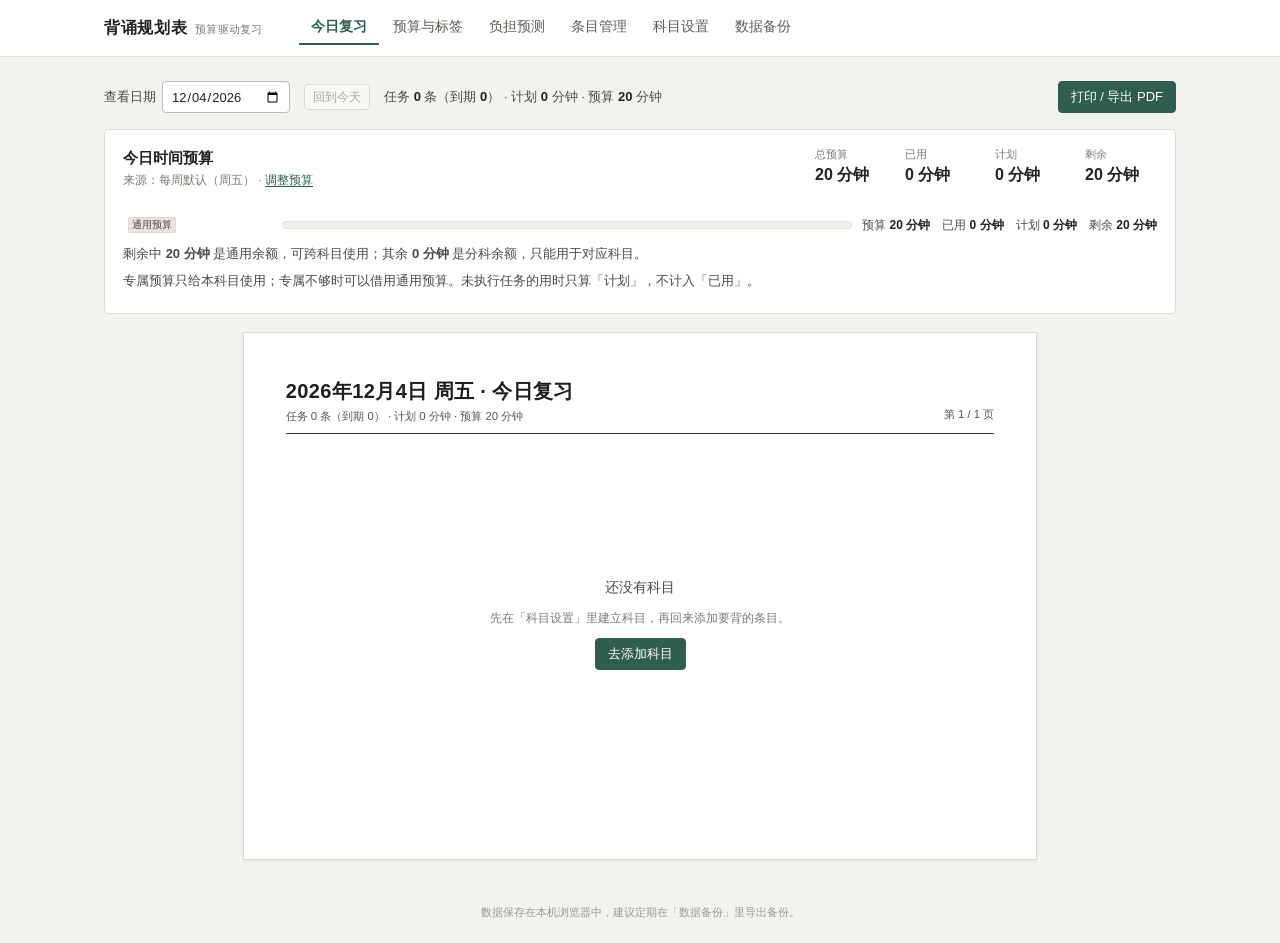
<file: index.html>
<!DOCTYPE html>
<html lang="zh-CN">
<head>
  <meta charset="UTF-8">
  <meta name="viewport" content="width=device-width, initial-scale=1.0">
  <meta name="description" content="按每天可投入的时间预算动态安排背诵与复习的学习计划工具">
  <title>背诵规划表 · 时间预算驱动的复习计划</title>
  <link rel="icon" href="data:image/svg+xml,%3Csvg xmlns='http://www.w3.org/2000/svg' viewBox='0 0 64 64'%3E%3Crect width='64' height='64' rx='12' fill='%232f5d50'/%3E%3Cpath d='M18 21h28M18 32h28M18 43h18' stroke='%23ffffff' stroke-width='4' stroke-linecap='round'/%3E%3C/svg%3E">
  <link rel="stylesheet" href="styles.css">
</head>
<body>
  <div class="app">
    <header class="topbar">
      <div class="topbar-inner">
        <div class="brand">
          <span class="brand-name">背诵规划表</span>
          <span class="brand-desc">预算驱动复习</span>
        </div>
        <nav class="tabs" aria-label="主导航">
          <button class="tab" type="button" data-view="today">今日复习</button>
          <button class="tab" type="button" data-view="budget">预算与标签</button>
          <button class="tab" type="button" data-view="forecast">负担预测</button>
          <button class="tab" type="button" data-view="entries">条目管理</button>
          <button class="tab" type="button" data-view="subjects">科目设置</button>
          <button class="tab" type="button" data-view="data">数据备份</button>
        </nav>
      </div>
    </header>

    <main id="main">
      <section class="view" id="view-today" aria-live="polite"></section>
      <section class="view" id="view-budget" hidden></section>
      <section class="view" id="view-forecast" hidden></section>
      <section class="view" id="view-entries" hidden></section>
      <section class="view" id="view-subjects" hidden></section>
      <section class="view" id="view-data" hidden></section>
    </main>

    <footer class="site-foot">
      <span>数据保存在本机浏览器中，建议定期在「数据备份」里导出备份。</span>
    </footer>
  </div>

  <div id="modal-root"></div>
  <div id="toast" class="toast" hidden role="status"></div>

  <script src="js/core.js"></script>
  <script src="js/review.js"></script>
  <script src="js/duration.js"></script>
  <script src="js/priority.js"></script>
  <script src="js/budget.js"></script>
  <script src="js/scheduler.js"></script>
  <script src="js/forecast.js"></script>
  <script src="js/model.js"></script>
  <script src="app.js"></script>
</body>
</html>
</file>
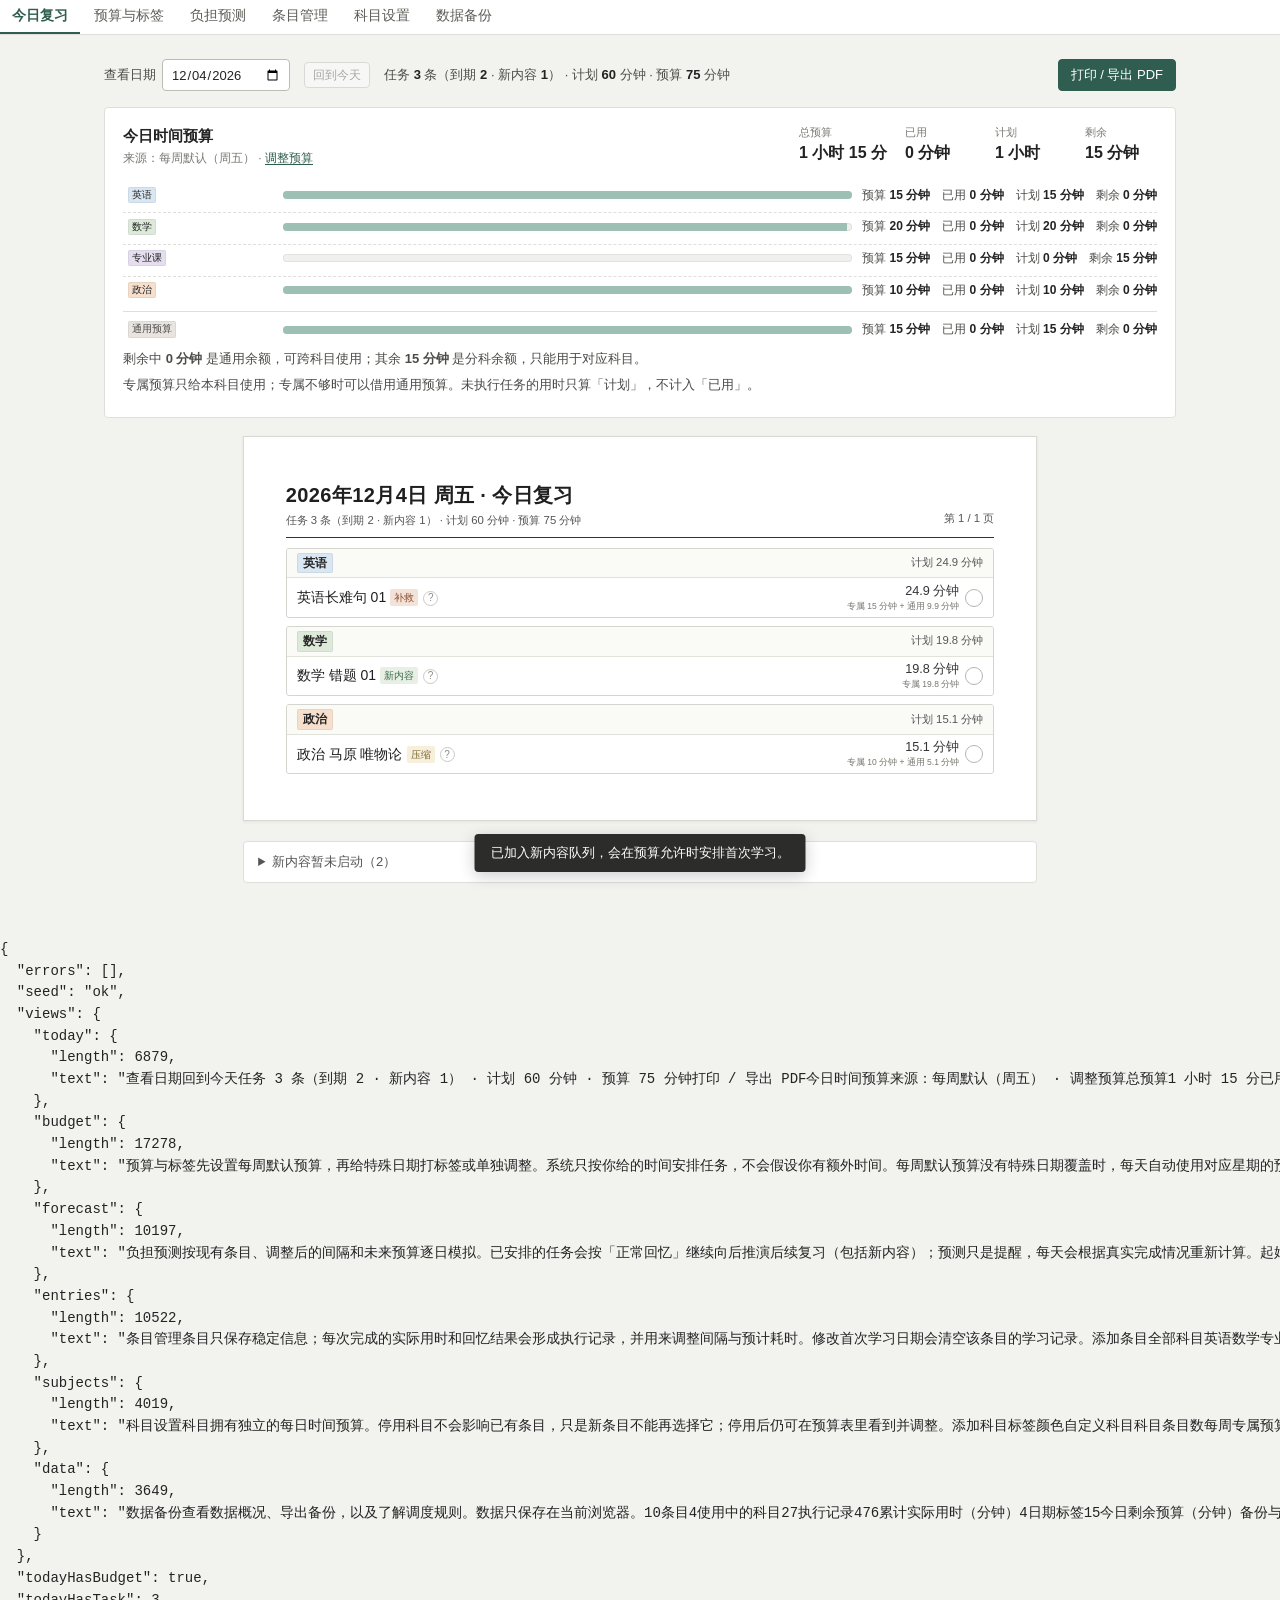
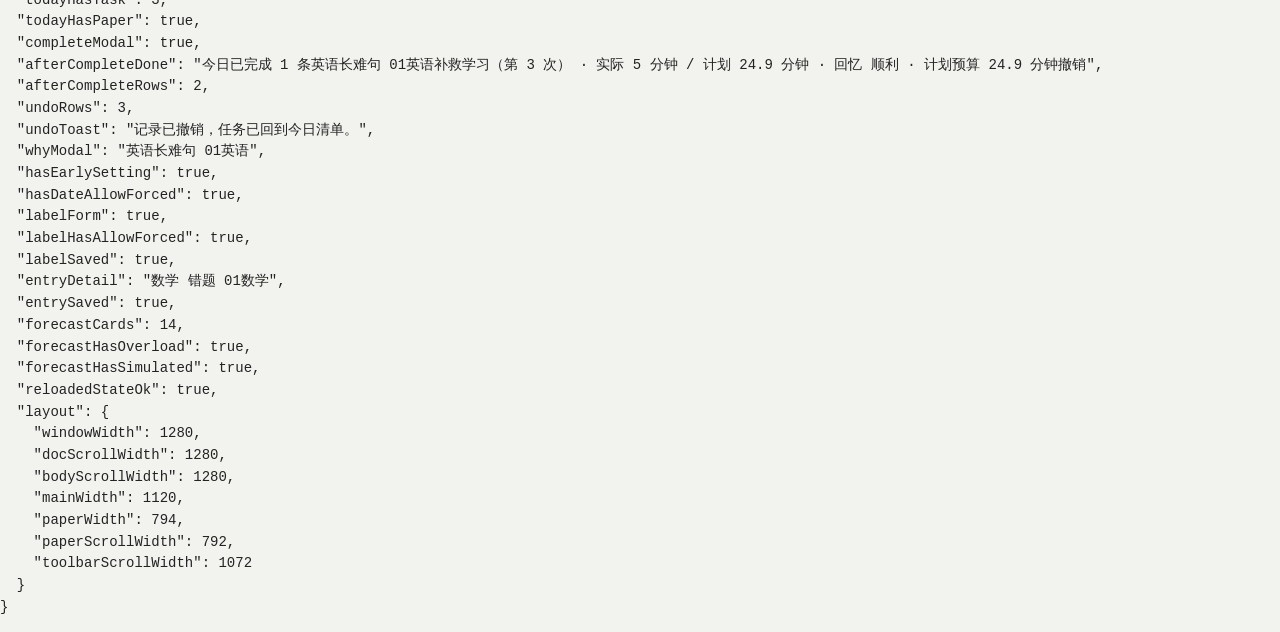
<file: tests/browser-smoke.html>
<!DOCTYPE html>
<html lang="zh-CN">
<head>
  <meta charset="UTF-8">
  <title>浏览器冒烟测试</title>
  <link rel="stylesheet" href="../styles.css">
  <script>
    window.__errors = [];
    window.addEventListener('error', function (event) {
      window.__errors.push(String(event.message) + ' @ ' + String(event.filename) + ':' + String(event.lineno));
    });
    window.addEventListener('unhandledrejection', function (event) {
      window.__errors.push('Promise: ' + String(event.reason));
    });
  </script>
</head>
<body>
  <div class="app">
    <header class="topbar">
      <nav class="tabs">
        <button class="tab" type="button" data-view="today">今日复习</button>
        <button class="tab" type="button" data-view="budget">预算与标签</button>
        <button class="tab" type="button" data-view="forecast">负担预测</button>
        <button class="tab" type="button" data-view="entries">条目管理</button>
        <button class="tab" type="button" data-view="subjects">科目设置</button>
        <button class="tab" type="button" data-view="data">数据备份</button>
      </nav>
    </header>
    <main id="main">
      <section class="view" id="view-today"></section>
      <section class="view" id="view-budget" hidden></section>
      <section class="view" id="view-forecast" hidden></section>
      <section class="view" id="view-entries" hidden></section>
      <section class="view" id="view-subjects" hidden></section>
      <section class="view" id="view-data" hidden></section>
    </main>
  </div>
  <div id="modal-root"></div>
  <div id="toast" class="toast" hidden></div>

  <script src="../js/core.js"></script>
  <script src="../js/review.js"></script>
  <script src="../js/duration.js"></script>
  <script src="../js/priority.js"></script>
  <script src="../js/budget.js"></script>
  <script src="../js/scheduler.js"></script>
  <script src="../js/forecast.js"></script>
  <script src="../js/model.js"></script>
  <script>
    // 尝试写入示例数据，验证 localStorage 在 file:// 下是否可用
    window.__seed = 'skipped';
    try {
      localStorage.removeItem('beisong-plan-v2');
      localStorage.setItem('beisong-plan-v2', JSON.stringify(BS.Model.demoState()));
      window.__seed = 'ok';
    } catch (err) {
      window.__seed = 'failed: ' + err.message;
    }
  </script>
  <script src="../app.js"></script>
  <script>
    (function () {
      const result = { errors: window.__errors, seed: window.__seed, views: {} };
      function recordView(name) {
        const section = document.querySelector('#view-' + name);
        result.views[name] = section ? {
          length: section.innerHTML.length,
          text: section.textContent.replace(/\s+/g, ' ').trim().slice(0, 120),
        } : null;
      }
      setTimeout(function () {
        recordView('today');
        result.todayHasBudget = (document.querySelector('#view-today').textContent || '').indexOf('今日时间预算') >= 0;
        result.todayHasTask = document.querySelectorAll('#view-today .today-row').length;
        result.todayHasPaper = !!document.querySelector('#view-today .paper');

        // 交互：完成第一条任务
        const firstCheck = document.querySelector('#view-today .today-check');
        if (firstCheck) {
          firstCheck.click();
          result.completeModal = !!document.querySelector('#complete-form');
          const completeForm = document.querySelector('#complete-form');
          if (completeForm) {
            completeForm.elements.actualMinutes.value = '5';
            completeForm.elements.recall.value = 'easy';
            completeForm.dispatchEvent(new Event('submit', { bubbles: true, cancelable: true }));
          }
          const donePanel = document.querySelector('.done-panel');
          result.afterCompleteDone = donePanel
            ? donePanel.textContent.replace(/\s+/g, ' ').trim().slice(0, 100)
            : '';
          result.afterCompleteRows = document.querySelectorAll('#view-today .today-row').length;

          // 撤销刚才的完成记录，任务应回到今日清单
          window.confirm = function () {
            return true;
          };
          const undoButton = document.querySelector('.done-panel [data-action="undo-log"]');
          if (undoButton) {
            undoButton.click();
            result.undoRows = document.querySelectorAll('#view-today .today-row').length;
            result.undoToast = (document.querySelector('#toast') || { textContent: '' }).textContent;
          }
        }

        // 交互：查看调度原因
        const whyButton = document.querySelector('#view-today .why-btn');
        if (whyButton) {
          whyButton.click();
          result.whyModal = (document.querySelector('.modal-title') || { textContent: '' }).textContent.trim();
          const close = document.querySelector('.modal [data-close]');
          if (close) close.click();
        }

        ['budget', 'forecast', 'entries', 'subjects', 'data'].forEach(function (name) {
          const tab = document.querySelector('.tab[data-view="' + name + '"]');
          if (tab) tab.click();
          recordView(name);
        });

        // 交互：标签表单
        document.querySelector('.tab[data-view="budget"]').click();
        result.hasEarlySetting = !!document.querySelector('#setting-early-review');
        result.hasDateAllowForced = !!document.querySelector('[data-date-allow-forced]');
        const newLabel = document.querySelector('[data-action="new-label"]');
        if (newLabel) {
          newLabel.click();
          result.labelForm = !!document.querySelector('#label-form');
          const labelForm = document.querySelector('#label-form');
          if (labelForm) {
            result.labelHasAllowForced = !!labelForm.elements.allowForced;
            labelForm.elements.name.value = '冒烟标签';
            labelForm.elements.general.value = '5';
            labelForm.dispatchEvent(new Event('submit', { bubbles: true, cancelable: true }));
            result.labelSaved = BS.Model.load().budgets.labels.some(function (label) {
              return label.name === '冒烟标签';
            });
          }
        }

        // 交互：条目详情
        document.querySelector('.tab[data-view="entries"]').click();
        const detail = document.querySelector('[data-action="entry-detail"]');
        if (detail) {
          detail.click();
          result.entryDetail = (document.querySelector('.modal-title') || { textContent: '' }).textContent.trim();
          const closeDetail = document.querySelector('.modal [data-close]');
          if (closeDetail) closeDetail.click();
        }

        // 交互：添加一个待安排的新内容
        const newEntry = document.querySelector('[data-action="new-entry"]');
        if (newEntry) {
          newEntry.click();
          const entryForm = document.querySelector('#entry-form');
          if (entryForm) {
            entryForm.elements.name.value = '冒烟测试条目';
            entryForm.elements.firstMinutes.value = '10';
            entryForm.elements.queued.checked = true;
            entryForm.dispatchEvent(new Event('submit', { bubbles: true, cancelable: true }));
            result.entrySaved = BS.Model.load().entries.some(function (entry) {
              return entry.name === '冒烟测试条目' && entry.firstDate === null;
            });
          }
        }

        // 交互：预测卡片
        document.querySelector('.tab[data-view="forecast"]').click();
        result.forecastCards = document.querySelectorAll('.day-card').length;
        result.forecastHasOverload = !!document.querySelector('.day-card.is-overload');
        result.forecastHasSimulated = (document.querySelector('#view-forecast').textContent || '').indexOf('模拟后续复习') >= 0;

        // 切回今日并检查已保存的数据能重新读取
        document.querySelector('.tab[data-view="today"]').click();
        result.reloadedStateOk = BS.Model.load().logs.length > 0;

        const paper = document.querySelector('.paper');
        const main = document.querySelector('main');
        result.layout = {
          windowWidth: window.innerWidth,
          docScrollWidth: document.documentElement.scrollWidth,
          bodyScrollWidth: document.body.scrollWidth,
          mainWidth: main ? main.clientWidth : null,
          paperWidth: paper ? paper.offsetWidth : null,
          paperScrollWidth: paper ? paper.scrollWidth : null,
          toolbarScrollWidth: document.querySelector('.toolbar')
            ? document.querySelector('.toolbar').scrollWidth
            : null,
        };

        result.errors = window.__errors.slice();
        const pre = document.createElement('pre');
        pre.id = 'result';
        pre.textContent = JSON.stringify(result, null, 2);
        document.body.appendChild(pre);
        document.title = 'SMOKE ' + (result.errors.length ? 'ERRORS' : 'OK');
      }, 500);
    })();
  </script>
</body>
</html>
</file>
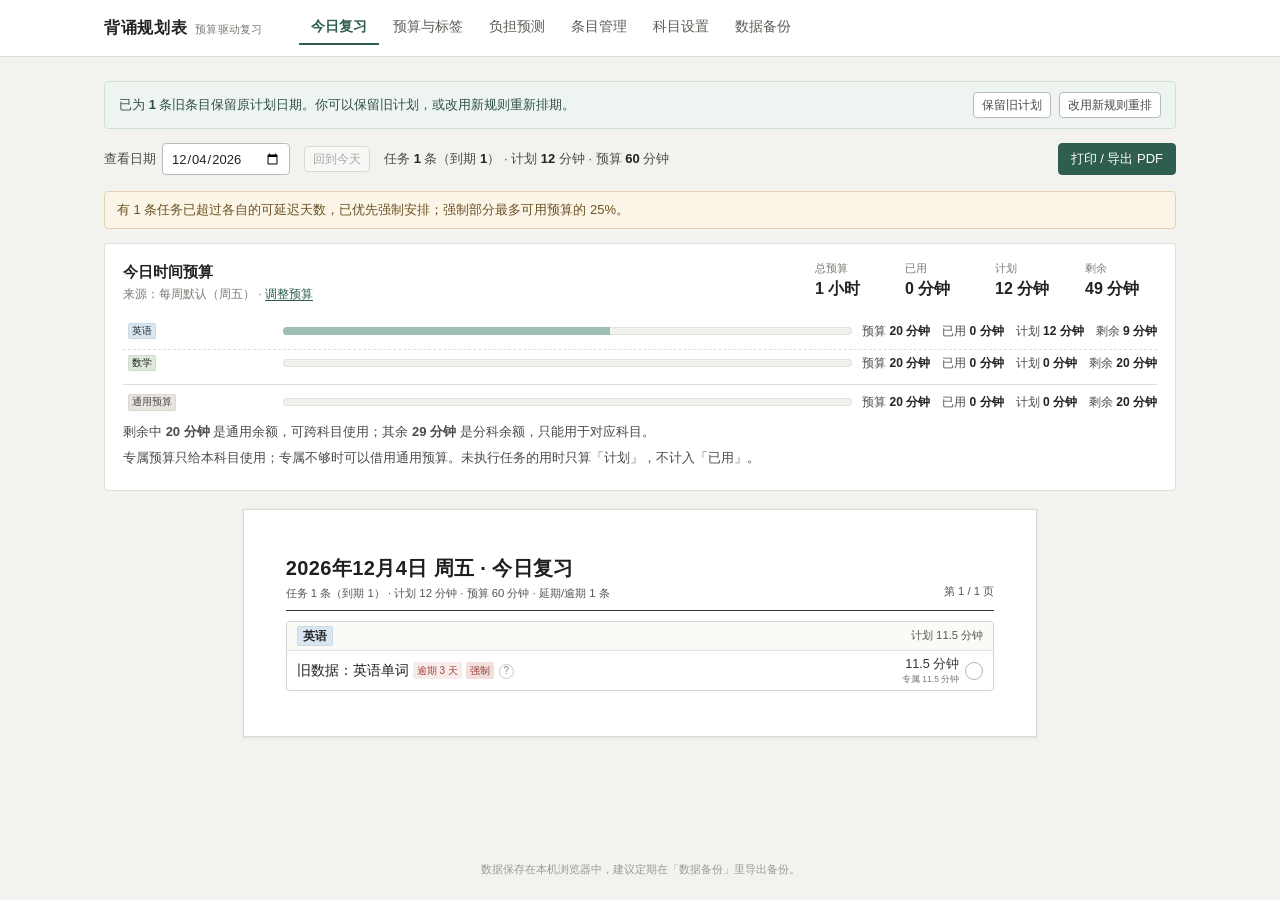
<file: tests/legacy-seed.html>
<!DOCTYPE html>
<html lang="zh-CN">
<head>
  <meta charset="UTF-8">
  <title>v1 迁移冒烟测试</title>
</head>
<body>
  <p>正在写入旧版本数据并跳转…</p>
  <script>
    (function () {
      function pad(n) {
        return String(n).padStart(2, '0');
      }
      function ymd(offset) {
        const d = new Date();
        d.setDate(d.getDate() + offset);
        return d.getFullYear() + '-' + pad(d.getMonth() + 1) + '-' + pad(d.getDate());
      }
      const legacy = {
        version: 1,
        subjects: [
          { id: 's_old_en', name: '英语', color: 1, archived: false },
          { id: 's_old_math', name: '数学', color: 2, archived: false },
        ],
        entries: [
          {
            id: 'old_1',
            name: '旧数据：英语单词',
            subjectId: 's_old_en',
            firstDate: ymd(-4),
            firstMinutes: 20,
            done: { 1: ymd(-4), 2: ymd(-3) },
          },
          {
            id: 'old_2',
            name: '旧数据：预备诵',
            subjectId: 's_old_math',
            firstDate: ymd(2),
            firstMinutes: 15,
            prepared: true,
            done: {},
          },
        ],
        settings: { cols: 3 },
      };
      try {
        localStorage.removeItem('beisong-plan-v2');
        localStorage.setItem('beisong-plan-v1', JSON.stringify(legacy));
        document.body.setAttribute('data-seeded', 'ok');
      } catch (err) {
        document.body.setAttribute('data-seeded', 'failed: ' + err.message);
      }
      location.replace('../index.html');
    })();
  </script>
</body>
</html>
</file>
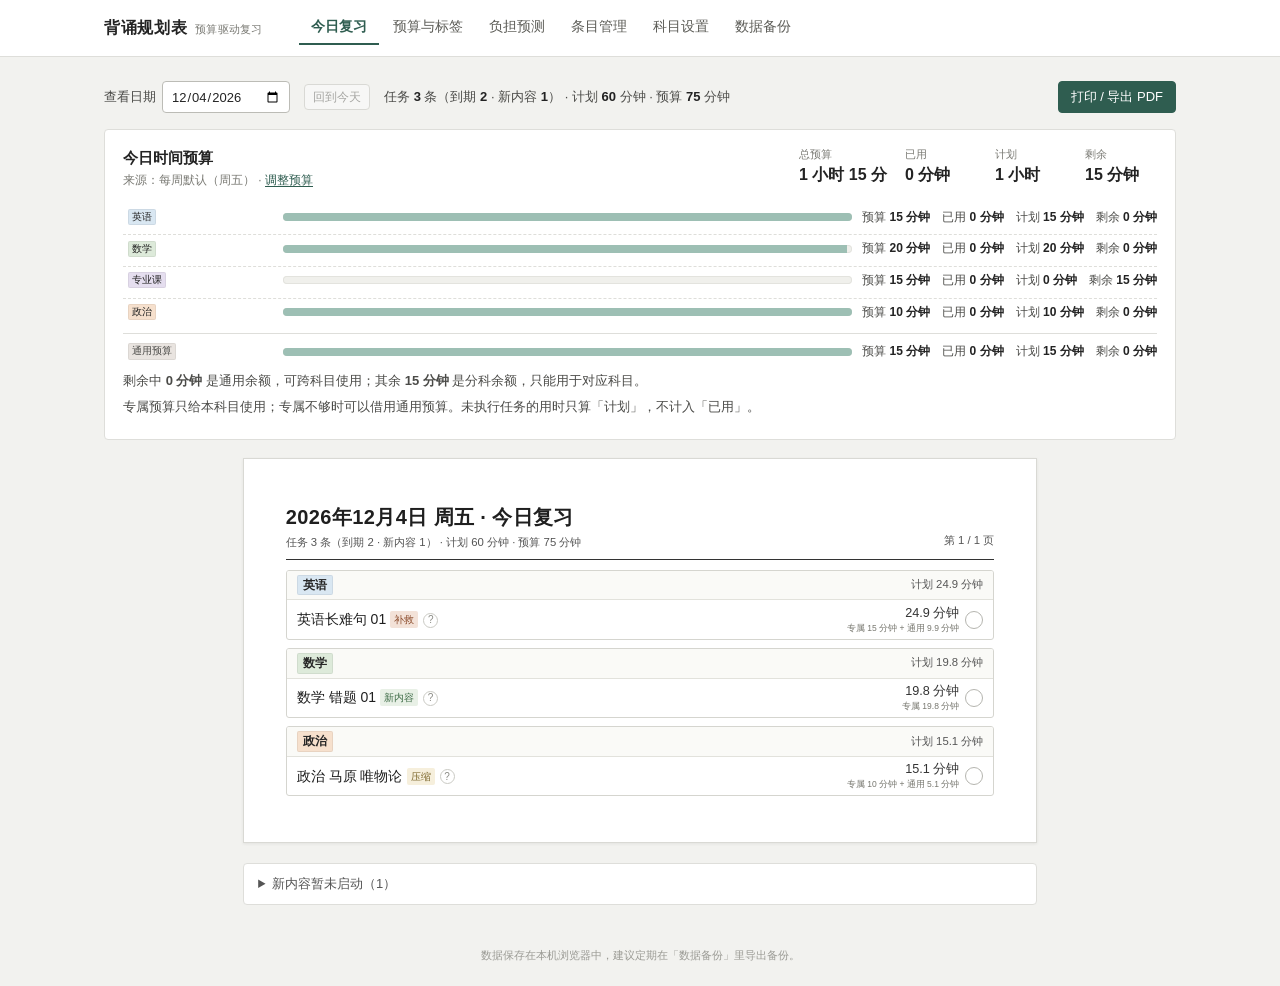
<file: tests/preview.html>
<!DOCTYPE html>
<html lang="zh-CN">
<head>
  <meta charset="UTF-8">
  <title>预览数据准备</title>
</head>
<body>
  <p>正在载入示例数据…</p>
  <script src="../js/core.js"></script>
  <script src="../js/review.js"></script>
  <script src="../js/budget.js"></script>
  <script src="../js/model.js"></script>
  <script>
    (function () {
      try {
        localStorage.setItem('beisong-plan-v2', JSON.stringify(BS.Model.demoState()));
      } catch (err) {
        document.body.setAttribute('data-error', err.message);
      }
      const view = new URLSearchParams(location.search).get('view') || 'today';
      location.replace('../index.html#' + view);
    })();
  </script>
</body>
</html>
</file>
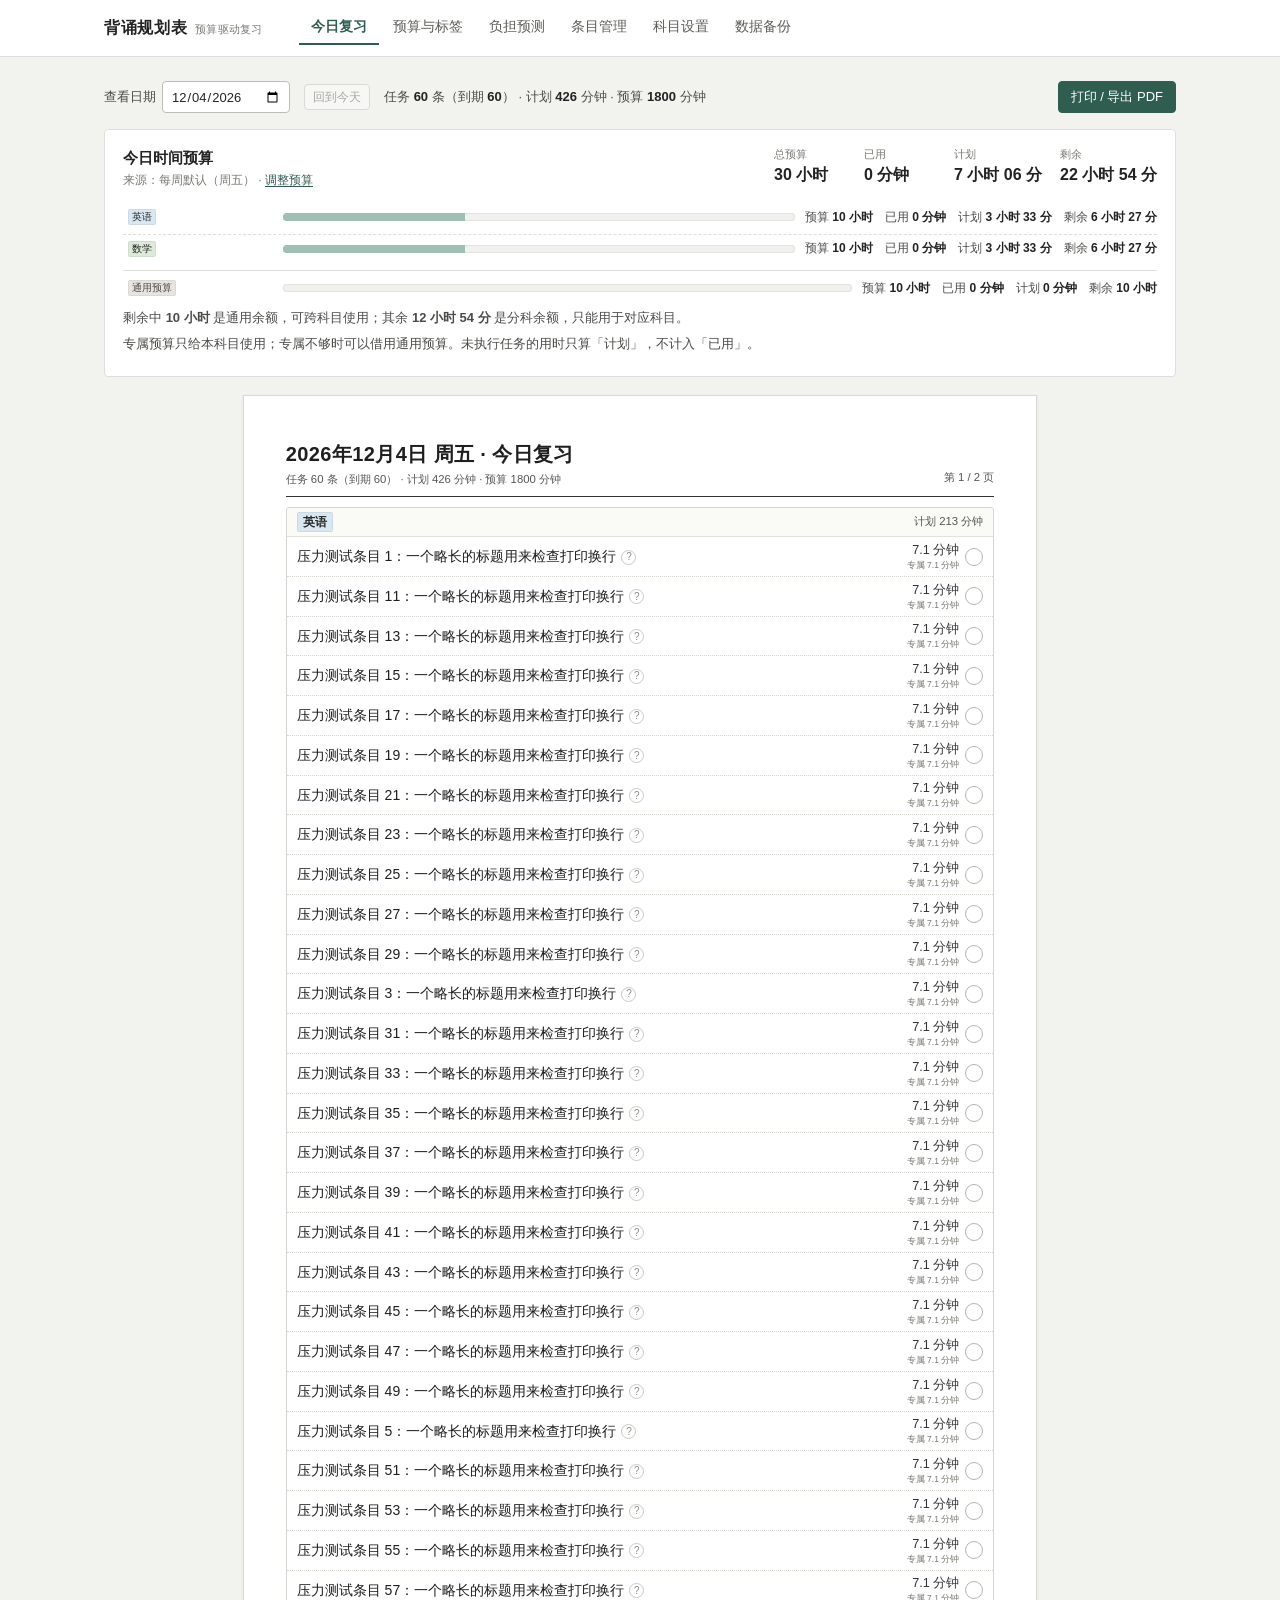
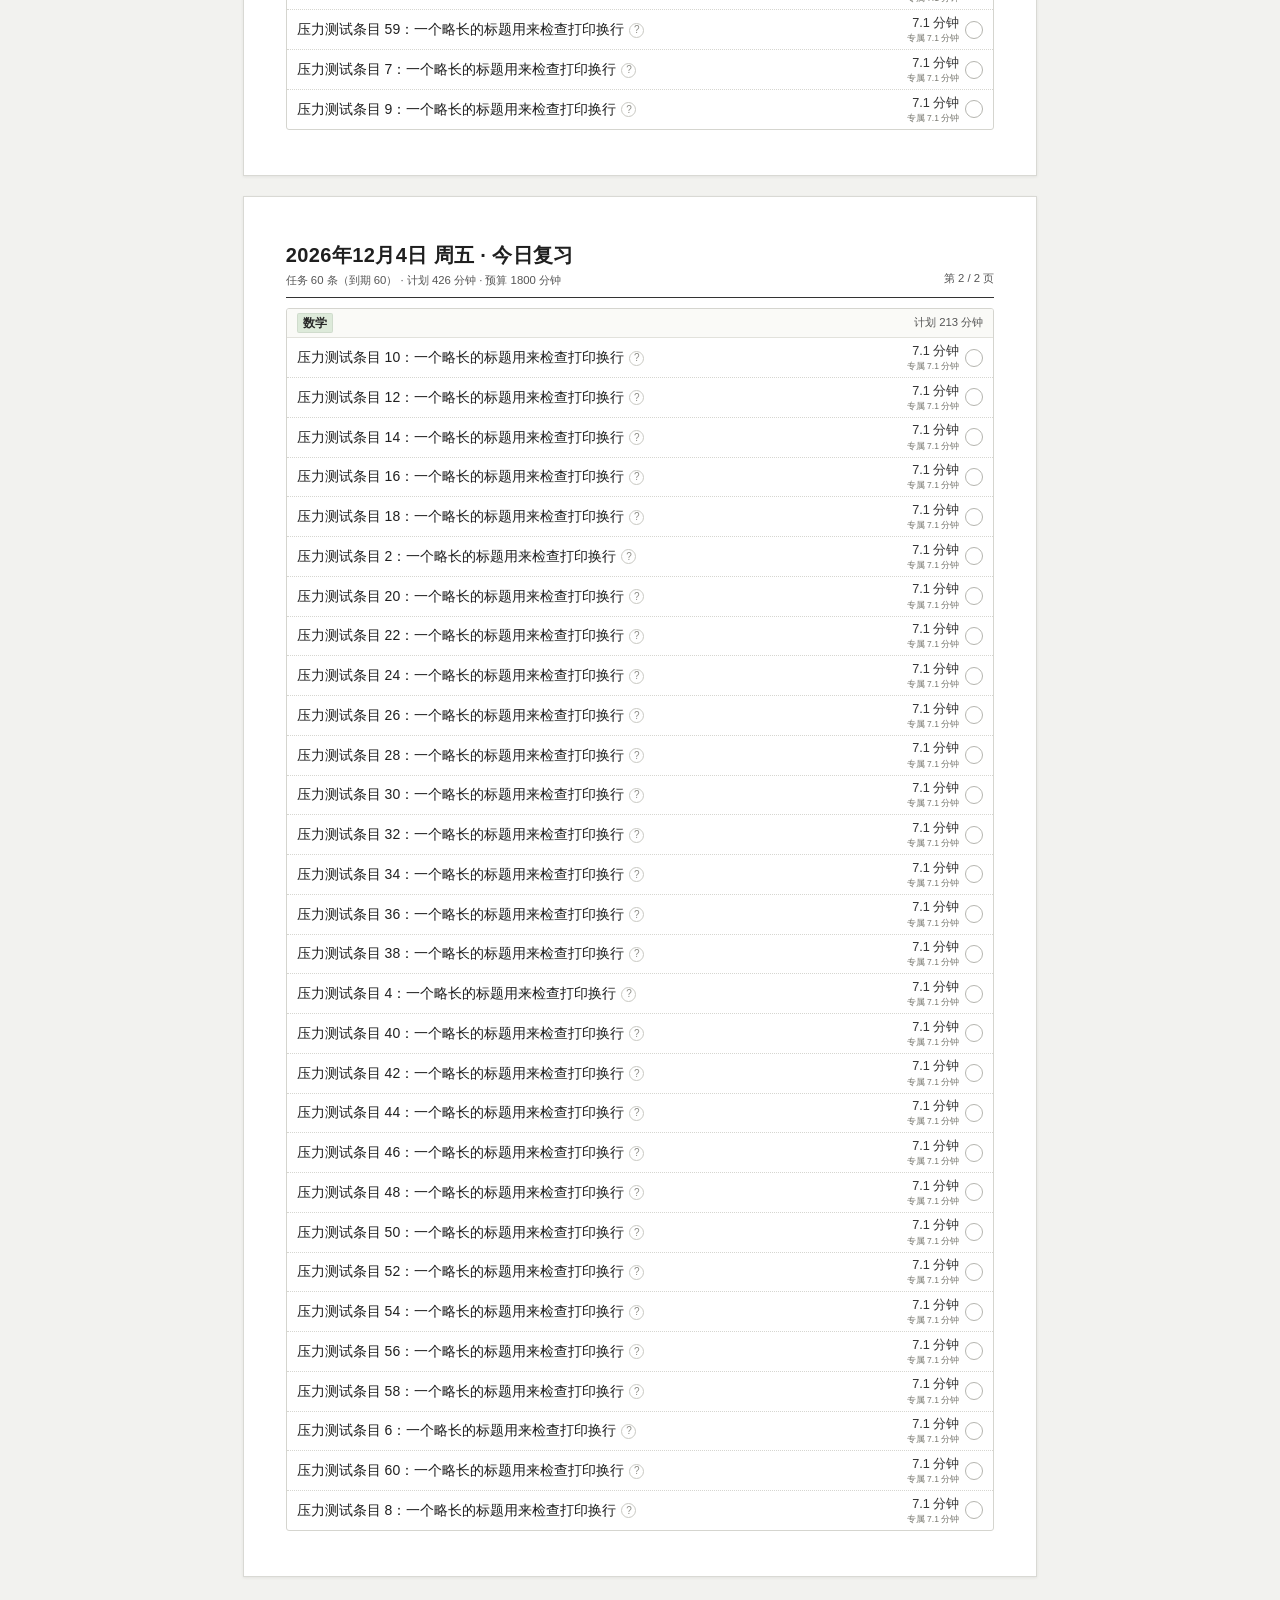
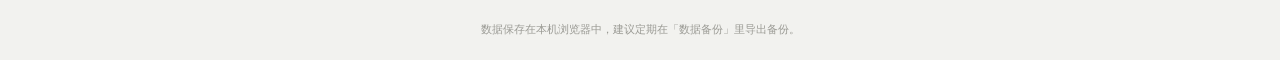
<file: tests/stress.html>
<!DOCTYPE html>
<html lang="zh-CN">
<head>
  <meta charset="UTF-8">
  <title>打印压力测试数据</title>
</head>
<body>
  <p>正在生成 60 条今日任务…</p>
  <script src="../js/core.js"></script>
  <script src="../js/review.js"></script>
  <script src="../js/budget.js"></script>
  <script src="../js/model.js"></script>
  <script>
    (function () {
      const state = BS.Model.defaultState();
      const colors = ['#d9e7f2', '#ddeada'];
      state.subjects = ['英语', '数学'].map(function (name, index) {
        return {
          id: 's' + index,
          name: name,
          color: colors[index],
          archived: false,
          createdAt: BS.Core.nowIso(),
        };
      });
      BS.Budget.WEEKDAY_KEYS.forEach(function (key) {
        state.budgets.weekly[key] = {
          subjects: { s0: 600, s1: 600 },
          general: 600,
        };
      });
      const today = BS.Core.todayStr();
      const yesterday = BS.Core.addDays(today, -1);
      for (let i = 0; i < 60; i++) {
        const subjectId = i % 2 === 0 ? 's0' : 's1';
        const id = 'stress-' + i;
        state.entries.push({
          id: id,
          name: '压力测试条目 ' + (i + 1) + '：一个略长的标题用来检查打印换行',
          subjectId: subjectId,
          importance: 3,
          difficulty: 3,
          firstDate: yesterday,
          firstMinutes: 10,
          prepared: false,
          status: 'active',
          note: '',
          createdAt: BS.Core.nowIso(),
        });
        state.logs.push({
          id: 'log-learn-' + i,
          entryId: id,
          type: 'learn',
          round: 1,
          date: yesterday,
          at: yesterday + 'T12:00:00.000Z',
          plannedMinutes: 10,
          actualMinutes: 10,
          recall: 'normal',
          difficulty: 3,
          needsRelearn: false,
          completed: true,
          note: '',
          dueDate: yesterday,
          scheduledDate: yesterday,
          subjectBudgetMinutes: 0,
          generalBudgetMinutes: 0,
          legacy: false,
          firstDateBefore: yesterday,
        });
      }
      try {
        localStorage.setItem('beisong-plan-v2', JSON.stringify(state));
      } catch (err) {
        document.body.setAttribute('data-error', err.message);
      }
      location.replace('../index.html#today');
    })();
  </script>
</body>
</html>
</file>
<file: styles.css>
/* ---------- 基础与变量 ---------- */
:root {
  --bg: #f2f2ef;
  --panel: #ffffff;
  --ink: #232323;
  --ink-soft: #4b4b48;
  --muted: #7a7a74;
  --line: #dededa;
  --line-strong: #bcbcb6;
  --accent: #2f5d50;
  --accent-hover: #254a40;
  --accent-soft: #e9f0ed;
  --danger: #a3483f;
  --danger-soft: #f8ecea;
  --paper-line: #d6d6d1;
  --radius: 4px;
  --shadow: 0 1px 3px rgba(0, 0, 0, 0.07);
  --font: -apple-system, BlinkMacSystemFont, "Segoe UI", "PingFang SC",
    "Hiragino Sans GB", "Microsoft YaHei", "Noto Sans CJK SC", sans-serif;
}

* {
  box-sizing: border-box;
}

html {
  -webkit-text-size-adjust: 100%;
}

body {
  margin: 0;
  background: var(--bg);
  color: var(--ink);
  font-family: var(--font);
  font-size: 14px;
  line-height: 1.55;
}

button,
input,
select,
textarea {
  font-family: inherit;
}

button {
  cursor: pointer;
}

a {
  color: var(--accent);
}

.app {
  min-height: 100vh;
  display: flex;
  flex-direction: column;
}

main {
  flex: 1;
  width: 100%;
  max-width: 1120px;
  margin: 0 auto;
  padding: 24px;
}

.view[hidden] {
  display: none;
}

/* ---------- 顶栏 ---------- */
.topbar {
  position: sticky;
  top: 0;
  z-index: 30;
  background: var(--panel);
  border-bottom: 1px solid var(--line);
}

.topbar-inner {
  display: flex;
  align-items: center;
  gap: 36px;
  width: 100%;
  max-width: 1120px;
  height: 56px;
  margin: 0 auto;
  padding: 0 24px;
}

.brand {
  display: flex;
  align-items: baseline;
  gap: 8px;
  white-space: nowrap;
}

.brand-name {
  font-size: 16px;
  font-weight: 600;
  letter-spacing: 0.04em;
}

.brand-desc {
  font-size: 11px;
  color: var(--muted);
  letter-spacing: 0.02em;
}

.tabs {
  display: flex;
  gap: 2px;
  overflow-x: auto;
  scrollbar-width: none;
}

.tabs::-webkit-scrollbar {
  display: none;
}

.tab {
  flex: none;
  padding: 7px 12px;
  border: 0;
  border-bottom: 2px solid transparent;
  background: transparent;
  color: #5d5d58;
  font-size: 14px;
  white-space: nowrap;
}

.tab:hover {
  color: var(--ink);
}

.tab.active {
  border-bottom-color: var(--accent);
  color: var(--accent);
  font-weight: 600;
}

/* ---------- 通用控件 ---------- */
.btn {
  display: inline-flex;
  align-items: center;
  justify-content: center;
  gap: 5px;
  min-height: 32px;
  padding: 5px 12px;
  border: 1px solid var(--line-strong);
  border-radius: var(--radius);
  background: #fff;
  color: var(--ink-soft);
  font-size: 13px;
  line-height: 1.4;
  text-decoration: none;
}

.btn:hover {
  background: #f5f5f2;
  color: var(--ink);
}

.btn:disabled {
  cursor: not-allowed;
  opacity: 0.45;
}

.btn-primary {
  border-color: var(--accent);
  background: var(--accent);
  color: #fff;
}

.btn-primary:hover {
  border-color: var(--accent-hover);
  background: var(--accent-hover);
  color: #fff;
}

.btn-danger {
  border-color: #d9b7b2;
  color: var(--danger);
}

.btn-danger:hover {
  border-color: var(--danger);
  background: var(--danger-soft);
  color: var(--danger);
}

.btn-small {
  min-height: 26px;
  padding: 2px 8px;
  font-size: 12px;
}

.btn-link {
  padding: 0;
  border: 0;
  background: none;
  color: var(--accent);
  font-size: inherit;
  text-decoration: underline;
  text-underline-offset: 2px;
}

.icon-btn {
  display: inline-flex;
  align-items: center;
  justify-content: center;
  width: 28px;
  height: 28px;
  padding: 0;
  border: 1px solid transparent;
  border-radius: var(--radius);
  background: transparent;
  color: var(--muted);
  font-size: 18px;
  line-height: 1;
}

.icon-btn:hover {
  border-color: var(--line);
  background: #f5f5f2;
  color: var(--ink);
}

.text-input,
.select-input,
.date-input,
.number-input {
  min-height: 32px;
  padding: 5px 8px;
  border: 1px solid var(--line-strong);
  border-radius: var(--radius);
  background: #fff;
  color: var(--ink);
  font-size: 13px;
}

.text-input:focus,
.select-input:focus,
.date-input:focus,
.number-input:focus,
.btn:focus-visible,
.tab:focus-visible {
  outline: 2px solid rgba(47, 93, 80, 0.35);
  outline-offset: 1px;
  border-color: var(--accent);
}

.muted {
  color: var(--muted);
}

.ta-right {
  text-align: right !important;
}

/* ---------- 视图头部与工具栏 ---------- */
.view-head {
  display: flex;
  flex-wrap: wrap;
  align-items: flex-end;
  justify-content: space-between;
  gap: 12px 20px;
  margin-bottom: 16px;
}

.view-title {
  margin: 0;
  font-size: 20px;
  font-weight: 600;
  letter-spacing: 0.02em;
}

.view-desc {
  max-width: 720px;
  margin: 4px 0 0;
  color: var(--muted);
  font-size: 13px;
}

.toolbar {
  display: flex;
  flex-wrap: wrap;
  align-items: center;
  gap: 10px 14px;
  margin-bottom: 16px;
}

.toolbar .spacer {
  flex: 1;
}

.inline-field {
  display: inline-flex;
  align-items: center;
  gap: 6px;
  color: var(--ink-soft);
  font-size: 13px;
  white-space: nowrap;
}

.stat-line {
  color: var(--ink-soft);
  font-size: 13px;
}

.stat-line strong {
  color: var(--ink);
  font-weight: 600;
  font-variant-numeric: tabular-nums;
}

.stat-line .overdue-strong {
  color: var(--danger);
}

/* ---------- 今日复习纸张 ---------- */
.paper {
  display: flex;
  flex-direction: column;
  width: 210mm;
  min-height: 0;
  margin: 0 auto 20px;
  padding: 12mm 11mm;
  border: 1px solid #d9d9d4;
  background: #fff;
  box-shadow: var(--shadow);
  color: #1f1f1f;
}

.paper-head {
  display: flex;
  align-items: flex-end;
  justify-content: space-between;
  gap: 12px;
  padding-bottom: 7px;
  border-bottom: 1.2px solid #333;
}

.paper-title {
  font-size: 15pt;
  font-weight: 600;
  letter-spacing: 0.02em;
  line-height: 1.3;
}

.paper-sub {
  margin-top: 4px;
  color: #555;
  font-size: 8.5pt;
  font-variant-numeric: tabular-nums;
}

.paper-page {
  flex: none;
  padding-bottom: 2px;
  color: #555;
  font-size: 8.5pt;
  white-space: nowrap;
}

.paper-body {
  display: flex;
  flex: 1;
  flex-direction: column;
  gap: 8px;
  margin-top: 10px;
}

/* 一个科目组：带边框，组头标注科目和建议用时合计 */
.subject-group {
  overflow: hidden;
  border: 1px solid #d5d5cf;
  border-radius: 3px;
  break-inside: avoid;
}

.subject-group-head {
  display: flex;
  align-items: center;
  justify-content: space-between;
  gap: 10px;
  padding: 4px 10px;
  border-bottom: 1px solid #e2e2dc;
  background: #fafaf7;
  font-size: 9pt;
  line-height: 1.4;
}

.subject-group-name {
  display: flex;
  align-items: center;
  min-width: 0;
  overflow-wrap: anywhere;
}

.subject-group-tag {
  display: inline-block;
  padding: 0 6px;
  border-radius: 2px;
  box-shadow: inset 0 0 0 1px rgba(0, 0, 0, 0.06);
  font-size: 9pt;
  font-weight: 600;
  line-height: 1.7;
  white-space: nowrap;
  -webkit-print-color-adjust: exact;
  print-color-adjust: exact;
}

.group-cont {
  margin-left: 4px;
  color: #8a8a84;
  font-size: 8pt;
  font-weight: 400;
}

.subject-group-time {
  flex: none;
  color: #555;
  font-size: 8.5pt;
  font-variant-numeric: tabular-nums;
  white-space: nowrap;
}

.today-row {
  display: grid;
  grid-template-columns: minmax(0, 1fr) auto 18px;
  align-items: center;
  gap: 6px;
  padding: 4.6px 10px;
  border-bottom: 1px dotted var(--paper-line);
  font-size: 10.5pt;
  line-height: 1.35;
  break-inside: avoid;
}

.subject-group-rows .today-row:last-child {
  border-bottom: 0;
}

.today-row:hover {
  background: #fcfcfa;
}

.today-name {
  display: -webkit-box;
  overflow: hidden;
  min-width: 0;
  -webkit-box-orient: vertical;
  -webkit-line-clamp: 2;
  overflow-wrap: anywhere;
}

.name-text {
  font-weight: 400;
}

.subject-tag {
  display: inline-block;
  margin-left: 5px;
  padding: 0 4px;
  border-radius: 2px;
  box-shadow: inset 0 0 0 1px rgba(0, 0, 0, 0.06);
  font-size: 9.5px;
  font-weight: 400;
  line-height: 1.7;
  vertical-align: 1px;
  white-space: nowrap;
  -webkit-print-color-adjust: exact;
  print-color-adjust: exact;
}

.overdue-tag {
  display: inline-block;
  margin-left: 4px;
  color: var(--danger);
  font-size: 9.5px;
  white-space: nowrap;
}

.today-minutes {
  color: #333;
  font-size: 9.5pt;
  font-variant-numeric: tabular-nums;
  text-align: right;
  white-space: nowrap;
}

.today-check {
  display: flex;
  align-items: center;
  justify-content: center;
  width: 18px;
  height: 18px;
  padding: 0;
  border: 1.2px solid #b5b5af;
  border-radius: 50%;
  background: #fff;
  color: transparent;
  font-size: 11px;
  line-height: 1;
}

.today-check:hover {
  border-color: var(--accent);
  background: var(--accent-soft);
  color: var(--accent);
}

.today-check:disabled {
  cursor: not-allowed;
  opacity: 0.4;
}

.paper-empty {
  display: flex;
  flex: 1;
  flex-direction: column;
  align-items: center;
  justify-content: center;
  gap: 10px;
  min-height: 380px;
  padding: 40px 16px;
  color: var(--muted);
  text-align: center;
}

.paper-empty-title {
  color: var(--ink-soft);
  font-size: 14px;
}

.paper-empty-desc {
  max-width: 360px;
  font-size: 12px;
}

.paper-foot {
  margin-top: auto;
  padding-top: 8px;
  border-top: 1px solid #e2e2de;
  color: #8a8a84;
  font-size: 7.5pt;
  text-align: center;
}

/* ---------- 已完成区 ---------- */
.done-panel {
  width: 210mm;
  margin: 0 auto 32px;
  padding: 10px 14px;
  border: 1px solid var(--line);
  border-radius: var(--radius);
  background: #fff;
  font-size: 13px;
}

.done-panel summary {
  color: #555;
  cursor: pointer;
}

.done-panel summary:hover {
  color: var(--ink);
}

.done-list {
  margin: 8px 0 0;
  padding: 0;
  list-style: none;
}

.done-list li {
  display: flex;
  flex-wrap: wrap;
  align-items: center;
  gap: 6px 10px;
  padding: 7px 0;
  border-top: 1px dashed var(--line);
}

.done-list li:first-child {
  border-top: 0;
}

.done-list .done-meta {
  color: var(--muted);
  font-size: 12px;
}

.done-list .done-name {
  min-width: 0;
  overflow-wrap: anywhere;
}

/* ---------- 数据表格 ---------- */
.panel {
  margin-bottom: 18px;
  padding: 18px;
  border: 1px solid var(--line);
  border-radius: var(--radius);
  background: #fff;
}

.panel h2 {
  margin: 0 0 10px;
  font-size: 15px;
  font-weight: 600;
}

.panel p {
  margin: 6px 0;
  color: var(--ink-soft);
  font-size: 13px;
}

.table-wrap {
  overflow-x: auto;
  border: 1px solid var(--line);
  border-radius: var(--radius);
  background: #fff;
}

.data-table {
  width: 100%;
  border-collapse: collapse;
  font-size: 13px;
}

.data-table th {
  padding: 9px 12px;
  border-bottom: 1px solid var(--line);
  background: #fafaf7;
  color: #5c5c57;
  font-size: 12px;
  font-weight: 600;
  text-align: left;
  white-space: nowrap;
}

.data-table td {
  padding: 9px 12px;
  border-bottom: 1px solid #ededE9;
  vertical-align: middle;
}

.data-table tbody tr:last-child td {
  border-bottom: 0;
}

.data-table tbody tr:hover {
  background: #fcfcfa;
}

.data-table .cell-actions {
  display: flex;
  flex-wrap: wrap;
  justify-content: flex-end;
  gap: 4px;
}

.data-table .cell-name {
  min-width: 180px;
  overflow-wrap: anywhere;
}

.link-btn {
  padding: 0;
  border: 0;
  background: none;
  color: var(--ink);
  font-size: inherit;
  text-align: left;
  overflow-wrap: anywhere;
}

.link-btn:hover {
  color: var(--accent);
  text-decoration: underline;
  text-underline-offset: 2px;
}

.table-topline {
  display: flex;
  flex-wrap: wrap;
  align-items: center;
  gap: 8px 12px;
  margin-bottom: 10px;
}

.table-count {
  color: var(--muted);
  font-size: 12px;
}

/* ---------- 空状态 ---------- */
.empty-state {
  display: flex;
  flex-direction: column;
  align-items: center;
  gap: 10px;
  padding: 54px 20px;
  border: 1px dashed var(--line-strong);
  border-radius: var(--radius);
  background: #fff;
  color: var(--muted);
  text-align: center;
}

.empty-state-title {
  color: var(--ink-soft);
  font-size: 15px;
  font-weight: 600;
}

.empty-state-desc {
  max-width: 460px;
  font-size: 13px;
}

/* ---------- 科目设置 ---------- */
.subject-create {
  display: flex;
  flex-wrap: wrap;
  align-items: center;
  gap: 12px 16px;
  margin-bottom: 18px;
  padding: 16px;
  border: 1px solid var(--line);
  border-radius: var(--radius);
  background: #fff;
}

.subject-create .create-row {
  display: flex;
  flex-wrap: wrap;
  align-items: center;
  gap: 8px;
}

.subject-create .text-input {
  width: 220px;
}

.color-picker {
  display: flex;
  flex-wrap: wrap;
  align-items: center;
  gap: 6px;
}

.color-picker-label {
  margin-right: 2px;
  color: var(--muted);
  font-size: 12px;
}

.preset-colors {
  display: inline-flex;
  flex-wrap: wrap;
  gap: 5px;
}

.color-choice {
  width: 22px;
  height: 22px;
  padding: 0;
  border: 1px solid #c9c9c3;
  border-radius: 3px;
  cursor: pointer;
}

.color-choice:hover {
  border-color: #8d8d88;
}

.color-choice.selected {
  outline: 2px solid var(--accent);
  outline-offset: 1px;
}

.custom-color {
  display: inline-flex;
  align-items: center;
  gap: 4px;
  color: var(--muted);
  font-size: 12px;
  white-space: nowrap;
  cursor: pointer;
}

.custom-color:hover {
  color: var(--ink-soft);
}

.custom-color input[type="color"] {
  width: 26px;
  height: 24px;
  padding: 1px;
  border: 1px solid #c9c9c3;
  border-radius: 3px;
  background: #fff;
  cursor: pointer;
}

.color-preview {
  margin-left: 2px;
}

.color-dot {
  display: inline-block;
  width: 10px;
  height: 10px;
  margin-right: 7px;
  border: 1px solid rgba(0, 0, 0, 0.3);
  border-radius: 50%;
  vertical-align: 0;
}

.subject-archived td {
  color: #9a9a94;
}

.subject-archived .color-dot {
  opacity: 0.45;
}

.status-pill {
  display: inline-block;
  padding: 0 6px;
  border: 1px solid var(--line);
  border-radius: 10px;
  color: var(--muted);
  font-size: 11px;
  line-height: 1.7;
}

/* ---------- 数据页 ---------- */
.stat-cards {
  display: grid;
  grid-template-columns: repeat(auto-fit, minmax(150px, 1fr));
  gap: 12px;
  margin-bottom: 18px;
}

.stat-card {
  padding: 14px 16px;
  border: 1px solid var(--line);
  border-radius: var(--radius);
  background: #fff;
}

.stat-num {
  font-size: 24px;
  font-weight: 600;
  line-height: 1.2;
  font-variant-numeric: tabular-nums;
}

.stat-label {
  margin-top: 2px;
  color: var(--muted);
  font-size: 12px;
}

.btn-row {
  display: flex;
  flex-wrap: wrap;
  gap: 8px;
  margin-top: 12px;
}

.rule-table {
  width: 100%;
  margin-top: 10px;
  border-collapse: collapse;
  font-size: 13px;
}

.rule-table th,
.rule-table td {
  padding: 7px 10px;
  border-bottom: 1px solid #ededE9;
  text-align: left;
}

.rule-table th {
  color: #5c5c57;
  font-size: 12px;
  font-weight: 600;
}

.rule-table td {
  font-variant-numeric: tabular-nums;
}

.danger-zone {
  border-color: #e2c8c4;
}

.danger-zone h2 {
  color: var(--danger);
}

.formula {
  padding: 2px 5px;
  border: 1px solid var(--line);
  border-radius: 3px;
  background: #f7f7f4;
  font-family: "Consolas", "SFMono-Regular", monospace;
  font-size: 12.5px;
}

/* ---------- 弹窗 ---------- */
.modal-backdrop {
  position: fixed;
  inset: 0;
  z-index: 100;
  display: flex;
  align-items: flex-start;
  justify-content: center;
  overflow-y: auto;
  padding: 6vh 16px 24px;
  background: rgba(35, 35, 35, 0.4);
}

.modal {
  width: 100%;
  max-width: 470px;
  margin: 0 auto;
  border-radius: 6px;
  background: #fff;
  box-shadow: 0 10px 32px rgba(0, 0, 0, 0.18);
}

.modal-wide {
  max-width: 760px;
}

.modal-head {
  display: flex;
  align-items: flex-start;
  justify-content: space-between;
  gap: 12px;
  padding: 14px 18px;
  border-bottom: 1px solid var(--line);
}

.modal-title {
  margin: 0;
  font-size: 15px;
  font-weight: 600;
}

.modal-subtitle {
  margin-top: 3px;
  color: var(--muted);
  font-size: 12px;
}

.modal-body {
  padding: 18px;
}

.modal-foot {
  display: flex;
  flex-wrap: wrap;
  align-items: center;
  justify-content: flex-end;
  gap: 8px;
  padding: 12px 18px;
  border-top: 1px solid var(--line);
}

.modal-foot .foot-left {
  margin-right: auto;
}

.field {
  margin-bottom: 14px;
}

.field:last-child {
  margin-bottom: 0;
}

.field > label,
.field-label {
  display: block;
  margin-bottom: 5px;
  color: var(--ink-soft);
  font-size: 13px;
}

.field input,
.field select {
  width: 100%;
}

.field .hint {
  margin: 4px 0 0;
  color: var(--muted);
  font-size: 12px;
}

.checkbox-line {
  display: flex;
  align-items: flex-start;
  gap: 7px;
  color: var(--ink-soft);
  font-size: 13px;
  line-height: 1.5;
  cursor: pointer;
}

.checkbox-line input[type="checkbox"] {
  flex: none;
  width: 15px;
  height: 15px;
  margin: 2px 0 0;
  accent-color: var(--accent);
}

.form-error {
  margin: 10px 0 0;
  color: var(--danger);
  font-size: 12.5px;
}

.form-error[hidden] {
  display: none;
}

.modal-actions-inline {
  display: flex;
  flex-wrap: wrap;
  gap: 6px;
}

/* 详情弹窗 */
.detail-meta {
  display: flex;
  flex-wrap: wrap;
  gap: 6px 18px;
  margin-bottom: 14px;
  padding: 10px 12px;
  border: 1px solid var(--line);
  border-radius: var(--radius);
  background: #fafaf7;
  color: var(--ink-soft);
  font-size: 13px;
}

.detail-meta strong {
  color: var(--ink);
  font-weight: 600;
}

.detail-table {
  width: 100%;
  border-collapse: collapse;
  font-size: 13px;
}

.detail-table th,
.detail-table td {
  padding: 7px 8px;
  border-bottom: 1px solid #ededE9;
  text-align: left;
  white-space: nowrap;
}

.detail-table th {
  color: #5c5c57;
  font-size: 12px;
  font-weight: 600;
}

.detail-table td:first-child {
  font-variant-numeric: tabular-nums;
}

.detail-table .detail-actions {
  text-align: right;
}

.detail-table .is-done td {
  color: #8d8d88;
}

.detail-table .is-overdue td:first-child {
  color: var(--danger);
  font-weight: 600;
}

.detail-note {
  margin-top: 12px;
  color: var(--muted);
  font-size: 12px;
}

.detail-scroll {
  max-height: 60vh;
  overflow: auto;
  border: 1px solid var(--line);
  border-radius: var(--radius);
}

.detail-scroll .detail-table th {
  position: sticky;
  top: 0;
  background: #fafaf7;
}

/* ---------- 提示 ---------- */
.toast {
  position: fixed;
  left: 50%;
  bottom: 28px;
  z-index: 200;
  max-width: min(90vw, 520px);
  padding: 9px 16px;
  border-radius: 4px;
  background: #2c2c2a;
  box-shadow: 0 4px 16px rgba(0, 0, 0, 0.2);
  color: #fff;
  font-size: 13px;
  text-align: center;
  transform: translateX(-50%);
}

.toast[hidden] {
  display: none;
}

/* ---------- 页脚 ---------- */
.site-foot {
  width: 100%;
  max-width: 1120px;
  margin: 0 auto;
  padding: 0 24px 22px;
  color: #9a9a94;
  font-size: 11px;
  text-align: center;
}

/* ---------- 迁移提示与调度提示 ---------- */
.notice-banner {
  display: flex;
  flex-wrap: wrap;
  align-items: center;
  justify-content: space-between;
  gap: 10px 14px;
  margin-bottom: 14px;
  padding: 10px 14px;
  border: 1px solid #cfe0d8;
  border-radius: var(--radius);
  background: #eef5f1;
  color: #2f4f45;
  font-size: 13px;
}

.notice-actions {
  display: flex;
  flex-wrap: wrap;
  gap: 8px;
}

.warn-list {
  display: flex;
  flex-direction: column;
  gap: 6px;
  margin-bottom: 14px;
}

.warn-item {
  padding: 8px 12px;
  border-radius: var(--radius);
  font-size: 13px;
}

.warn-item.is-warning {
  border: 1px solid #e4d2ad;
  background: #fbf5e7;
  color: #6b5223;
}

.warn-item.is-danger {
  border: 1px solid #e2c8c4;
  background: var(--danger-soft);
  color: var(--danger);
}

.view-hint {
  margin: -4px 0 14px;
  color: var(--muted);
  font-size: 12px;
}

.is-negative,
td.danger {
  color: var(--danger);
}

/* ---------- 今日预算汇总 ---------- */
.budget-summary {
  padding: 16px 18px;
}

.budget-head {
  display: flex;
  flex-wrap: wrap;
  align-items: flex-start;
  justify-content: space-between;
  gap: 12px 20px;
}

.budget-head h2 {
  margin: 0 0 2px;
}

.budget-source {
  color: var(--muted);
  font-size: 12px;
}

.budget-total {
  display: flex;
  flex-wrap: wrap;
  gap: 18px;
}

.budget-total > div {
  display: flex;
  flex-direction: column;
  min-width: 72px;
}

.budget-total span {
  color: var(--muted);
  font-size: 11px;
}

.budget-total strong {
  font-size: 16px;
  font-variant-numeric: tabular-nums;
}

.budget-rows {
  display: flex;
  flex-direction: column;
  gap: 4px;
  margin-top: 14px;
}

.budget-row {
  display: grid;
  grid-template-columns: 150px minmax(80px, 1fr) auto;
  align-items: center;
  gap: 10px;
  padding: 4px 0;
  border-top: 1px dashed var(--line);
}

.budget-row:first-child {
  border-top: 0;
}

.budget-subject {
  display: flex;
  flex-wrap: wrap;
  align-items: center;
  gap: 4px;
  font-size: 13px;
}

.budget-bar {
  position: relative;
  height: 8px;
  overflow: hidden;
  border-radius: 4px;
  background: #f0f0ec;
  box-shadow: inset 0 0 0 1px #e3e3de;
}

.budget-bar span {
  position: absolute;
  top: 0;
  bottom: 0;
}

.bar-used {
  left: 0;
  background: var(--accent);
  opacity: 0.82;
}

.bar-planned {
  background: #9dbfb4;
}

.budget-row.is-over .bar-used {
  background: var(--danger);
}

.budget-row.is-over .bar-planned {
  background: #d9a49d;
}

.budget-numbers {
  display: flex;
  flex-wrap: wrap;
  justify-content: flex-end;
  gap: 4px 12px;
  color: var(--ink-soft);
  font-size: 12px;
  font-variant-numeric: tabular-nums;
}

.budget-numbers strong {
  color: var(--ink);
  font-weight: 600;
}

.budget-general {
  margin-top: 4px;
  padding-top: 8px;
  border-top: 1px solid var(--line);
}

.tag-general {
  background: #e9e4e0;
  color: #4b4b48;
}

.budget-note {
  margin: 10px 0 0;
  color: var(--muted);
  font-size: 12px;
}

/* ---------- 任务小标签 ---------- */
.mini-tag {
  display: inline-block;
  margin-left: 4px;
  padding: 0 4px;
  border-radius: 2px;
  background: #f1f1ed;
  color: #6b6b65;
  font-size: 10px;
  line-height: 1.7;
  vertical-align: 1px;
  white-space: nowrap;
}

.tag-overdue {
  background: #f8ecea;
  color: var(--danger);
}

.tag-remedial {
  background: #f3e2d8;
  color: #8a4a2a;
}

.tag-new {
  background: #e8f0e6;
  color: #3d6b46;
}

.tag-partial {
  background: #f6efdc;
  color: #7a6428;
}

.tag-force {
  background: #f2dfdc;
  color: #8f3a31;
}

.tag-early {
  background: #e4eef6;
  color: #3c5f7a;
}

.tag-paused {
  background: #eeeeea;
  color: #8a8a84;
}

.why-btn {
  display: inline-flex;
  align-items: center;
  justify-content: center;
  width: 15px;
  height: 15px;
  margin-left: 5px;
  padding: 0;
  border: 1px solid #c9c9c3;
  border-radius: 50%;
  background: #fff;
  color: #8a8a84;
  font-size: 10px;
  line-height: 1;
  vertical-align: 1px;
}

.why-btn:hover {
  border-color: var(--accent);
  color: var(--accent);
}

.alloc-line {
  display: block;
  margin-top: 1px;
  color: #77776f;
  font-size: 8.5px;
  font-variant-numeric: tabular-nums;
  white-space: nowrap;
}

.today-minutes {
  display: flex;
  flex-direction: column;
  align-items: flex-end;
}

.minutes-main {
  font-size: 9.5pt;
}

/* ---------- 未安排任务 ---------- */
.unscheduled-panel {
  width: 210mm;
  margin: 0 auto 18px;
  border: 1px solid var(--line);
  border-radius: var(--radius);
  background: #fff;
  font-size: 13px;
}

.unscheduled-panel details {
  padding: 10px 14px;
}

.unscheduled-panel details + details {
  border-top: 1px solid var(--line);
}

.unscheduled-panel summary {
  color: #555;
  cursor: pointer;
}

.unscheduled-list {
  margin: 8px 0 0;
  padding: 0;
  list-style: none;
}

.unscheduled-list li {
  display: flex;
  flex-wrap: wrap;
  align-items: center;
  gap: 6px 10px;
  padding: 7px 0;
  border-top: 1px dashed var(--line);
}

.unscheduled-list li:first-child {
  border-top: 0;
}

.unscheduled-name {
  min-width: 0;
  overflow-wrap: anywhere;
}

.unscheduled-meta {
  color: var(--muted);
  font-size: 12px;
}

.unscheduled-actions {
  margin-left: auto;
}

/* ---------- 详情补充 ---------- */
.sub-title {
  margin: 16px 0 8px;
  color: var(--ink-soft);
  font-size: 13px;
  font-weight: 600;
}

.detail-table tr.is-next td {
  background: var(--accent-soft);
  font-weight: 600;
}

.detail-scroll-small {
  max-height: 32vh;
}

/* ---------- 预算页 ---------- */
.panel-title-row {
  display: flex;
  flex-wrap: wrap;
  align-items: center;
  justify-content: space-between;
  gap: 8px;
}

.panel-desc {
  margin: 0 0 12px;
  color: var(--muted);
  font-size: 12.5px;
}

.budget-table th.budget-th,
.budget-table td {
  text-align: center;
}

.budget-table th:first-child,
.budget-table td:first-child {
  text-align: left;
  white-space: nowrap;
}

.budget-input {
  width: 70px;
  text-align: right;
}

.date-budget-grid {
  display: flex;
  flex-wrap: wrap;
  gap: 10px 16px;
  margin: 10px 0 14px;
}

.budget-field {
  display: flex;
  align-items: center;
  gap: 6px;
}

.budget-field .number-input {
  width: 76px;
}

.settings-grid {
  display: flex;
  flex-direction: column;
  gap: 10px;
  margin-top: 6px;
}

.label-budget-summary {
  margin-top: 2px;
  color: var(--muted);
  font-size: 11px;
  white-space: normal;
}

.empty-state.compact {
  padding: 28px 16px;
}

/* ---------- 负担预测 ---------- */
.forecast-stats {
  grid-template-columns: repeat(4, minmax(0, 1fr));
}

.day-grid {
  display: grid;
  grid-template-columns: repeat(auto-fill, minmax(250px, 1fr));
  gap: 12px;
}

.day-card {
  display: flex;
  flex-direction: column;
  gap: 8px;
  padding: 13px 14px;
  border: 1px solid var(--line);
  border-radius: var(--radius);
  background: #fff;
}

.day-card.is-overload {
  border-color: #dfc0bb;
  background: #fffdfc;
}

.day-card-head {
  display: flex;
  flex-wrap: wrap;
  align-items: center;
  justify-content: space-between;
  gap: 2px 8px;
  font-size: 13px;
}

.day-card-head > div:first-child {
  white-space: nowrap;
}

.day-budget {
  color: var(--muted);
  font-size: 12px;
  white-space: nowrap;
}

.day-metrics {
  display: flex;
  flex-wrap: wrap;
  gap: 6px 12px;
  color: var(--ink-soft);
  font-size: 12px;
}

.day-metrics strong {
  color: var(--ink);
  font-variant-numeric: tabular-nums;
}

.subject-chips {
  display: flex;
  flex-wrap: wrap;
  gap: 5px;
}

.chip {
  padding: 1px 6px;
  border: 1px solid var(--line);
  border-radius: 10px;
  background: #fafaf7;
  color: #555;
  font-size: 11px;
}

.day-footer {
  display: flex;
  flex-wrap: wrap;
  align-items: center;
  gap: 6px 8px;
  margin-top: auto;
  padding-top: 4px;
  font-size: 12px;
}

.day-footer .btn {
  margin-left: auto;
}

/* ---------- 条目与表单 ---------- */
.status-select {
  min-height: 28px;
  padding: 2px 4px;
  font-size: 12px;
}

.form-grid {
  display: grid;
  grid-template-columns: 1fr 1fr;
  gap: 0 12px;
}

.complete-info {
  display: flex;
  flex-wrap: wrap;
  gap: 6px 16px;
  margin-bottom: 14px;
  padding: 9px 11px;
  border: 1px solid var(--line);
  border-radius: var(--radius);
  background: #fafaf7;
  color: var(--ink-soft);
  font-size: 12.5px;
}

.complete-info strong {
  color: var(--ink);
}

/* ---------- 窄屏（仅屏幕，不影响打印） ---------- */
@media screen and (max-width: 900px) {
  main {
    padding: 16px;
  }

  .topbar-inner {
    height: auto;
    min-height: 54px;
    flex-wrap: wrap;
    gap: 0 16px;
    padding: 6px 16px;
  }

  .brand-desc {
    display: none;
  }

  .paper {
    width: 100%;
    min-height: auto;
    padding: 20px 16px;
  }

  .paper-body {
    gap: 8px;
  }

  .subject-group-head {
    flex-wrap: wrap;
    gap: 2px 10px;
    padding: 5px 9px;
  }

  .subject-group-time {
    font-size: 8.5pt;
  }

  .today-row {
    padding: 5px 9px;
    font-size: 10pt;
  }

  .paper-empty {
    min-height: 220px;
  }

  .toolbar {
    align-items: flex-start;
  }

  .toolbar .spacer {
    display: none;
  }

  .toolbar .stat-line {
    flex: 1 1 100%;
    order: 3;
  }

  .done-panel {
    width: 100%;
  }

  .stat-cards {
    grid-template-columns: repeat(2, minmax(0, 1fr));
  }

  .site-foot {
    padding: 0 16px 18px;
  }

  .budget-row {
    grid-template-columns: 1fr;
    gap: 5px;
  }

  .budget-numbers {
    justify-content: flex-start;
  }

  .unscheduled-panel {
    width: 100%;
  }

  .forecast-stats {
    grid-template-columns: repeat(2, minmax(0, 1fr));
  }

  .form-grid {
    grid-template-columns: 1fr;
  }

  .date-budget-grid {
    gap: 8px 10px;
  }
}

@media screen and (max-width: 620px) {
  .topbar-inner {
    padding: 4px 12px;
  }

  .brand-name {
    font-size: 15px;
  }

  .tabs {
    width: 100%;
    margin-top: 2px;
  }

  .tab {
    padding: 7px 9px;
    font-size: 13px;
  }

  main {
    padding: 14px 12px;
  }

  .view-title {
    font-size: 18px;
  }

  .paper {
    padding: 16px 12px;
  }

  .paper-head {
    align-items: flex-start;
  }

  .paper-title {
    font-size: 13pt;
  }

  .today-row {
    grid-template-columns: minmax(0, 1fr) auto 20px;
    font-size: 10pt;
  }

  .subject-create .text-input {
    width: 100%;
  }

  .subject-create .create-row {
    width: 100%;
  }

  .subject-create .create-row .btn {
    flex: none;
  }

  .stat-cards {
    grid-template-columns: repeat(2, minmax(0, 1fr));
    gap: 8px;
  }

  .stat-card {
    padding: 11px 12px;
  }

  .stat-num {
    font-size: 20px;
  }

  .modal-backdrop {
    padding: 3vh 8px 16px;
  }

  .modal-head,
  .modal-body,
  .modal-foot {
    padding-left: 14px;
    padding-right: 14px;
  }
}

/* ---------- 打印 ---------- */
@page {
  size: A4 portrait;
  margin: 0;
}

@media print {
  html,
  body {
    background: #fff;
  }

  body {
    font-size: 10pt;
  }

  .topbar,
  .site-foot,
  .done-panel,
  .toolbar,
  .no-print,
  .budget-summary,
  .warn-list,
  .notice-banner,
  .unscheduled-panel,
  .view-hint,
  #toast,
  #modal-root {
    display: none !important;
  }

  main {
    max-width: none;
    margin: 0;
    padding: 0;
  }

  .view[hidden] {
    display: none !important;
  }

  /* 无论从哪个页面打印，都只输出今日复习清单 */
  #view-today {
    display: block !important;
  }

  #view-entries,
  #view-subjects,
  #view-data,
  #view-budget,
  #view-forecast {
    display: none !important;
  }

  .paper {
    width: 210mm !important;
    height: 296mm;
    min-height: 0;
    margin: 0;
    padding: 11mm 10mm;
    border: 0;
    box-shadow: none;
    overflow: hidden;
    break-after: page;
  }

  .paper:last-of-type {
    break-after: auto;
  }

  .paper-body {
    gap: 6px;
    margin-top: 8px;
  }

  .subject-group {
    break-inside: avoid;
  }

  .subject-group-head {
    padding: 3px 8px;
  }

  .subject-group-time {
    font-size: 8pt;
  }

  .subject-group-tag {
    padding: 0 4px;
    font-size: 8.5pt;
  }

  .paper-head {
    padding-bottom: 6px;
  }

  .paper-title {
    font-size: 14pt;
  }

  .paper-sub,
  .paper-page {
    font-size: 8pt;
  }

  .today-row {
    padding: 4px 8px;
    font-size: 10.5pt;
  }

  .alloc-line,
  .why-btn {
    display: none !important;
  }

  .mini-tag {
    margin-left: 3px;
    padding: 0 3px;
    font-size: 7.5pt;
  }

  .subject-tag {
    font-size: 8pt;
    padding: 0 3px;
  }

  .overdue-tag {
    font-size: 8pt;
  }

  .today-minutes {
    font-size: 9pt;
  }

  .today-check {
    visibility: hidden;
  }

  .paper-foot {
    font-size: 7pt;
    color: #777;
  }

  .today-row {
    -webkit-print-color-adjust: exact;
    print-color-adjust: exact;
  }

  * {
    -webkit-print-color-adjust: exact;
    print-color-adjust: exact;
  }
}
</file>
